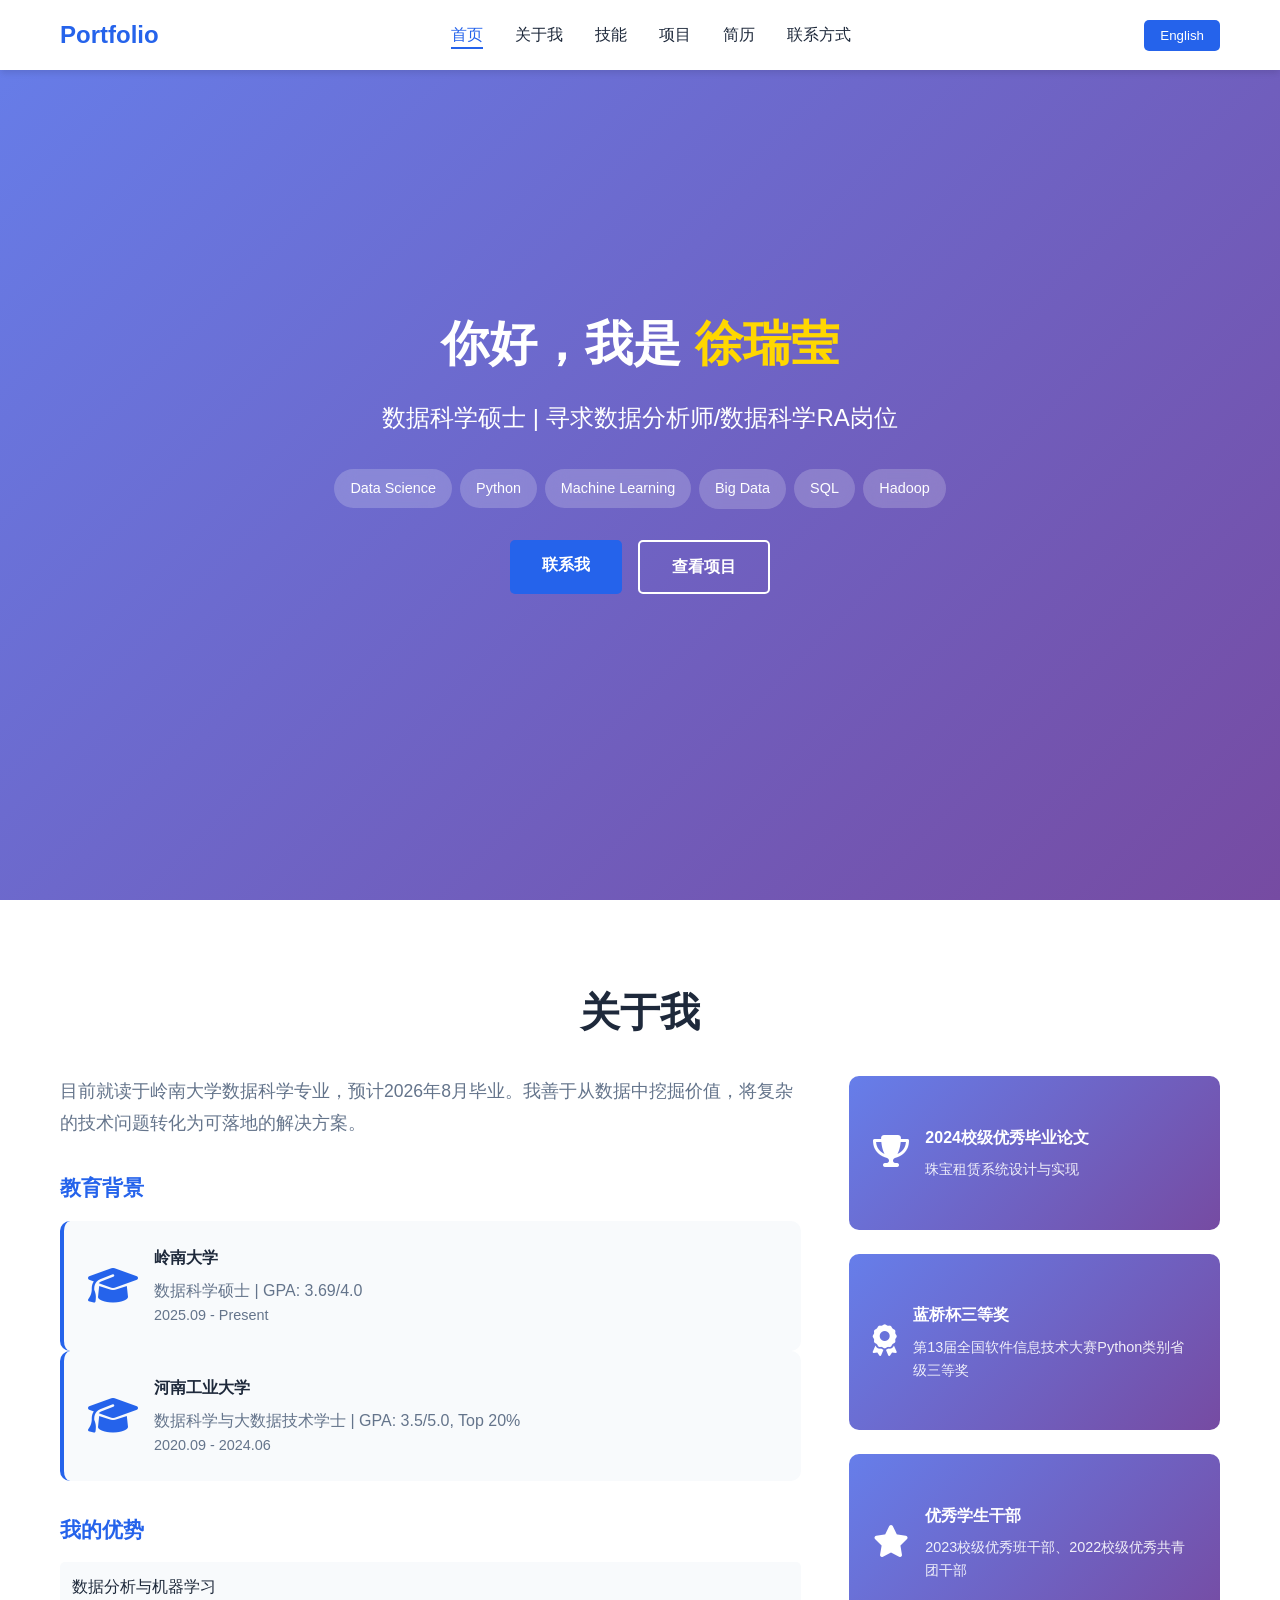
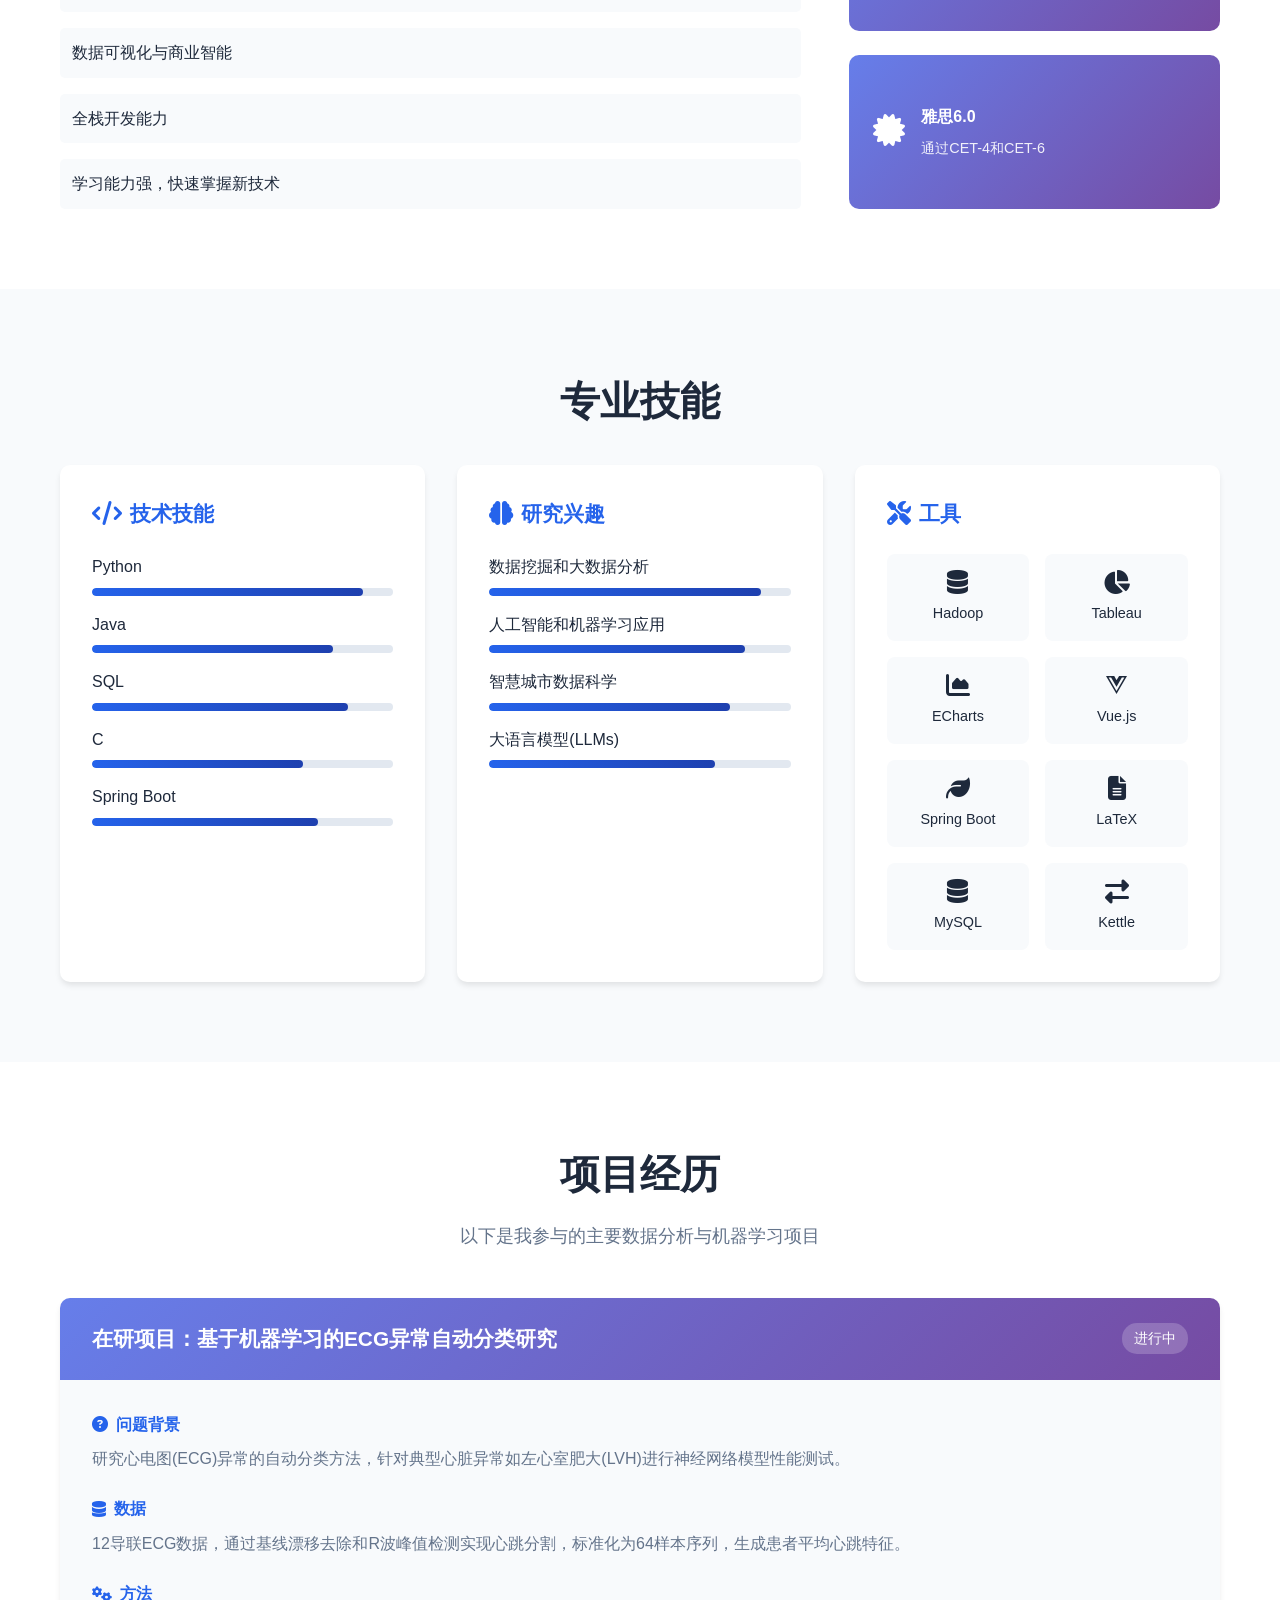
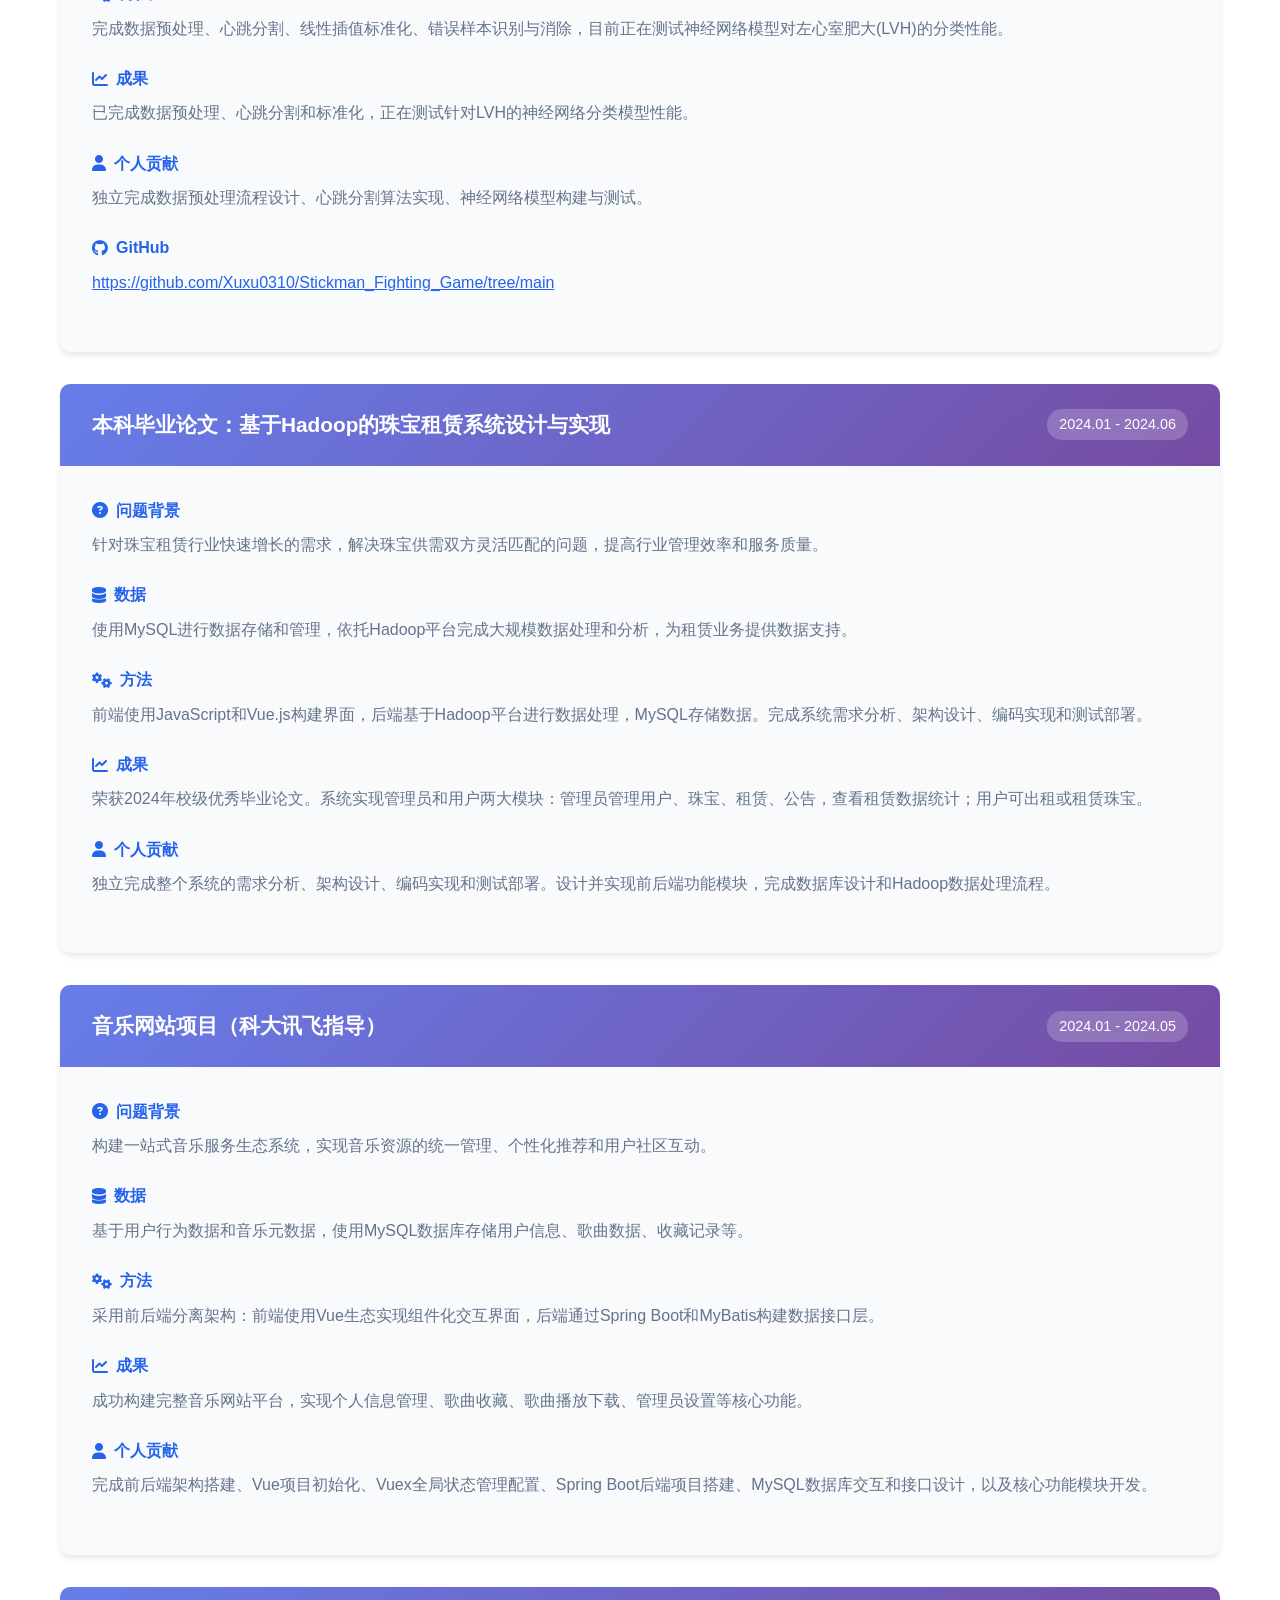
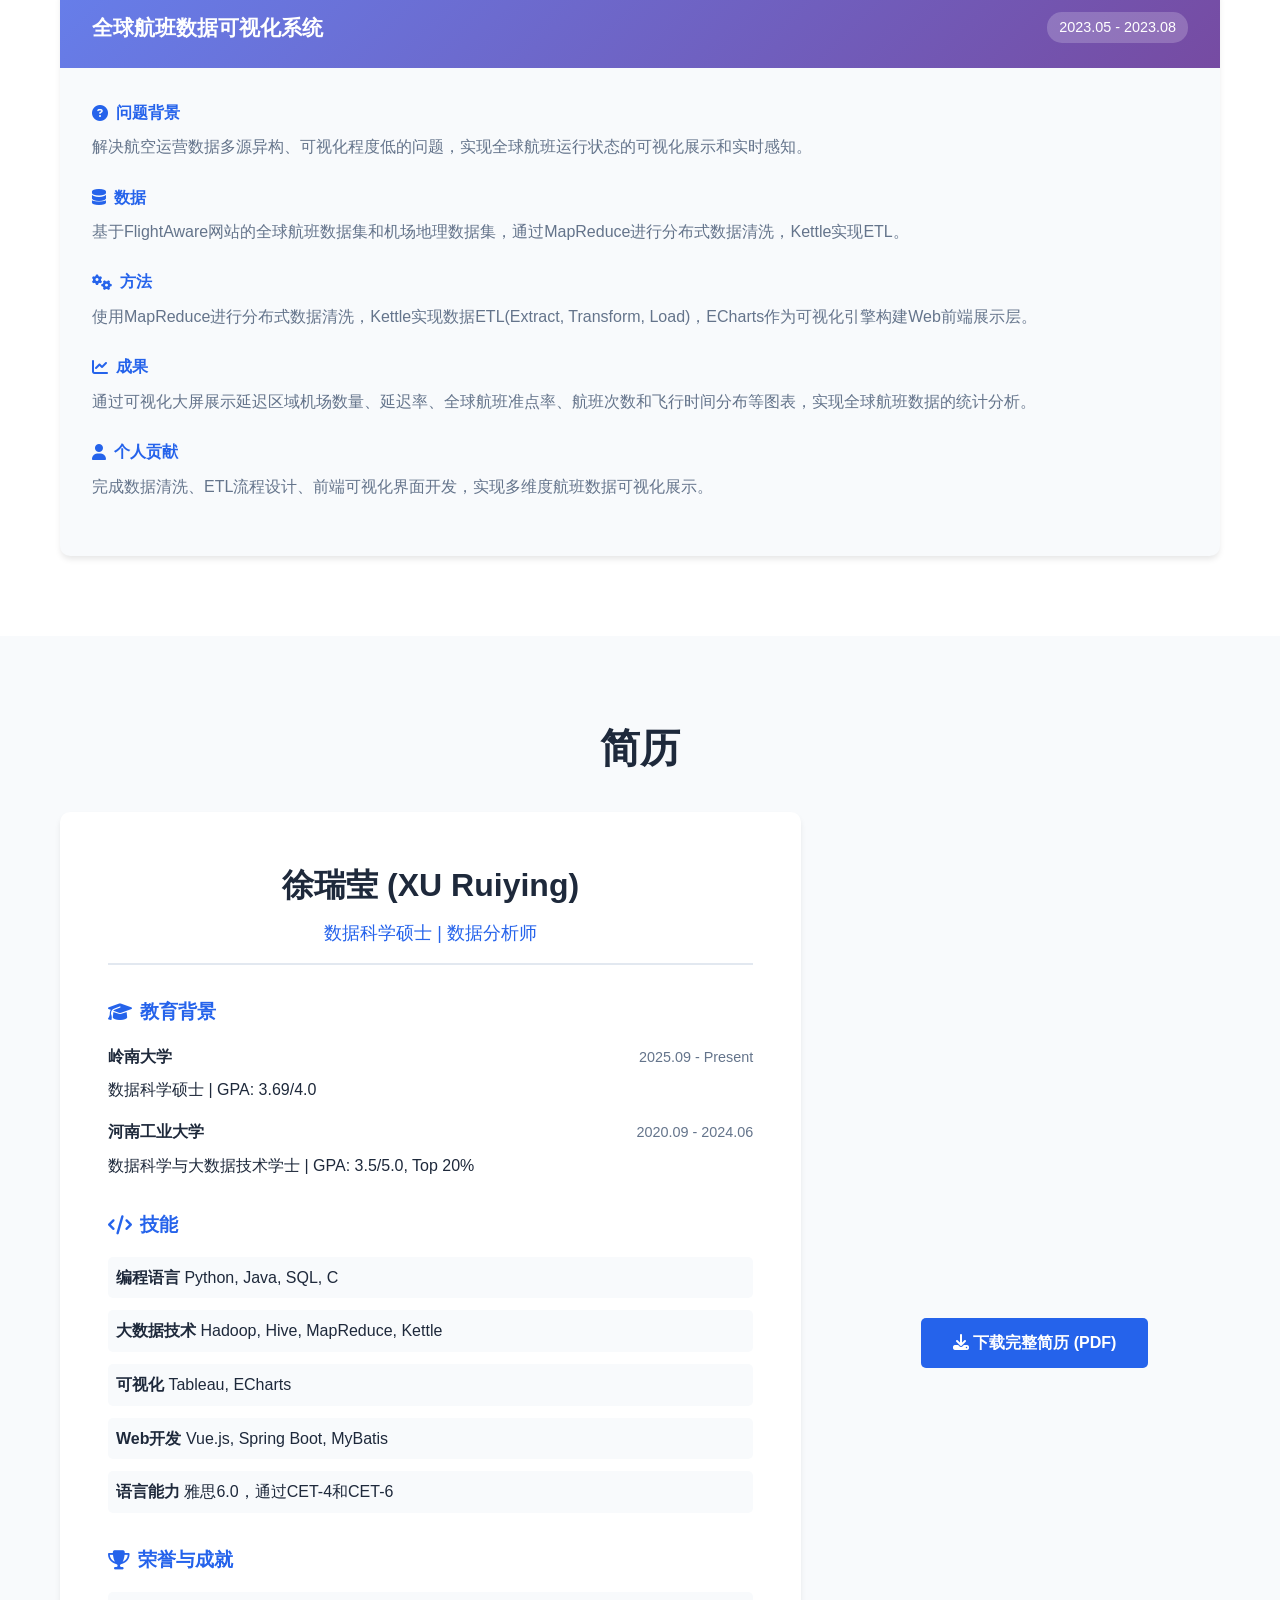
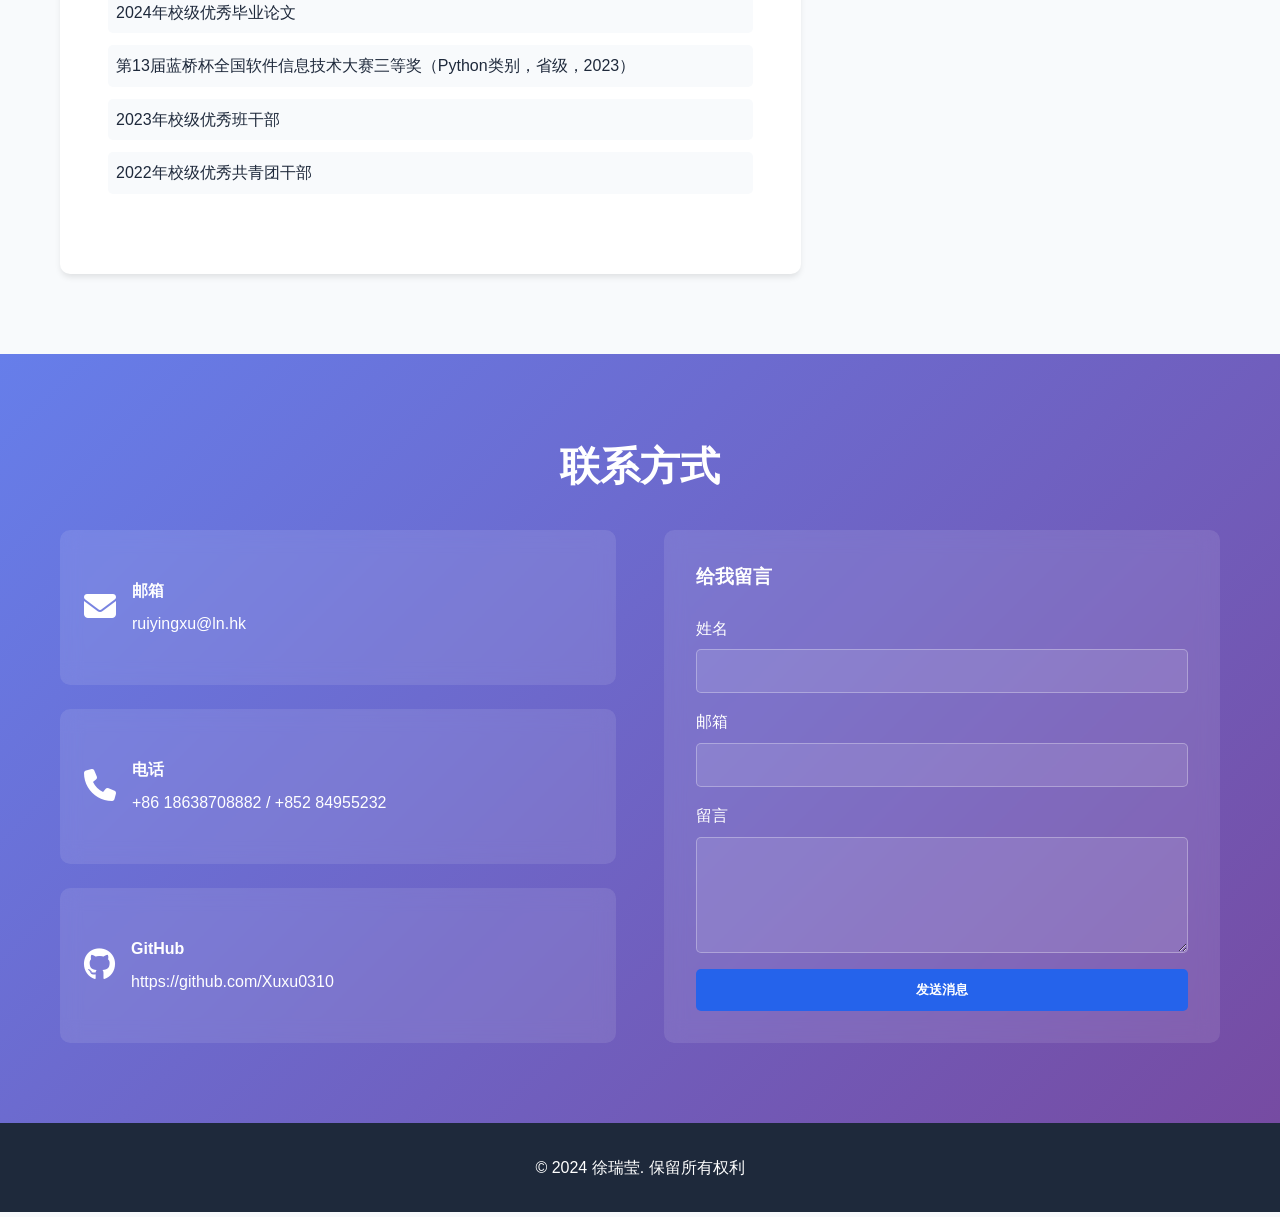
<file: index.html>
<!DOCTYPE html>
<html lang="zh-CN">
<head>
    <meta charset="UTF-8">
    <meta name="viewport" content="width=device-width, initial-scale=1.0">
    <title data-i18n="title.zh">个人求职网站 | Data Scientist Portfolio</title>
    <link rel="stylesheet" href="css/style.css">
    <link rel="stylesheet" href="https://cdnjs.cloudflare.com/ajax/libs/font-awesome/6.4.0/css/all.min.css">
</head>
<body>
    <!-- 导航栏 -->
    <nav class="navbar">
        <div class="nav-container">
            <div class="nav-logo">
                <a href="#home">Portfolio</a>
            </div>
            <ul class="nav-menu">
                <li><a href="#home" data-i18n="nav.home">首页</a></li>
                <li><a href="#about" data-i18n="nav.about">关于我</a></li>
                <li><a href="#skills" data-i18n="nav.skills">技能</a></li>
                <li><a href="#projects" data-i18n="nav.projects">项目</a></li>
                <li><a href="#resume" data-i18n="nav.resume">简历</a></li>
                <li><a href="#contact" data-i18n="nav.contact">联系方式</a></li>
            </ul>
            <div class="nav-actions">
                <button class="lang-switch" id="langSwitch">English</button>
                <div class="hamburger">
                    <span></span>
                    <span></span>
                    <span></span>
                </div>
            </div>
        </div>
    </nav>

    <!-- 第一部分：Home/Headline -->
    <section id="home" class="hero-section">
        <div class="container">
            <div class="hero-content">
                <h1 class="hero-title">
                    <span data-i18n="hero.greeting">你好，我是</span>
                    <span class="highlight" id="userName">徐瑞莹</span>
                </h1>
                <p class="hero-headline" data-i18n="hero.headline">
                    数据科学硕士 | 寻求数据分析师/数据科学RA岗位
                </p>
                <div class="hero-tags">
                    <span class="tag">Data Science</span>
                    <span class="tag">Python</span>
                    <span class="tag">Machine Learning</span>
                    <span class="tag">Big Data</span>
                    <span class="tag">SQL</span>
                    <span class="tag">Hadoop</span>
                </div>
                <div class="hero-cta">
                    <a href="#contact" class="btn btn-primary" data-i18n="hero.cta">联系我</a>
                    <a href="#projects" class="btn btn-secondary" data-i18n="hero.viewProjects">查看项目</a>
                </div>
            </div>
        </div>
    </section>

    <!-- 第二部分：About Me -->
    <section id="about" class="about-section">
        <div class="container">
            <h2 class="section-title" data-i18n="about.title">关于我</h2>
            <div class="about-content">
                <div class="about-text">
                    <p class="about-intro" data-i18n="about.intro">
                        目前就读于岭南大学数据科学专业，预计2026年8月毕业。我善于从数据中挖掘价值，将复杂的技术问题转化为可落地的解决方案。
                    </p>
                    <div class="about-details">
                        <div class="about-item">
                            <h3 data-i18n="about.education">教育背景</h3>
                            <div class="education-card">
                                <div class="edu-icon">
                                    <i class="fas fa-graduation-cap"></i>
                                </div>
                                <div class="edu-info">
                                    <h4 data-i18n="about.uniMaster">岭南大学</h4>
                                    <p data-i18n="about.master">数据科学硕士 | GPA: 3.69/4.0</p>
                                    <p class="edu-time">2025.09 - Present</p>
                                </div>
                            </div>
                            <div class="education-card">
                                <div class="edu-icon">
                                    <i class="fas fa-graduation-cap"></i>
                                </div>
                                <div class="edu-info">
                                    <h4 data-i18n="about.uniBachelor">河南工业大学</h4>
                                    <p data-i18n="about.bachelor">数据科学与大数据技术学士 | GPA: 3.5/5.0, Top 20%</p>
                                    <p class="edu-time">2020.09 - 2024.06</p>
                                </div>
                            </div>
                        </div>
                        <div class="about-item">
                            <h3 data-i18n="about.strengths">我的优势</h3>
                            <ul class="strengths-list">
                                <li data-i18n="about.strength1">
                                    <i class="fas fa-chart-line"></i>
                                    数据分析与机器学习
                                </li>
                                <li data-i18n="about.strength2">
                                    <i class="fas fa-chart-bar"></i>
                                    数据可视化与商业智能
                                </li>
                                <li data-i18n="about.strength3">
                                    <i class="fas fa-code"></i>
                                    全栈开发能力
                                </li>
                                <li data-i18n="about.strength4">
                                    <i class="fas fa-rocket"></i>
                                    学习能力强，快速掌握新技术
                                </li>
                            </ul>
                        </div>
                    </div>
                </div>
                <div class="about-achievements">
                    <div class="achievement-card">
                        <div class="achievement-icon">
                            <i class="fas fa-trophy"></i>
                        </div>
                        <div class="achievement-content">
                            <h4 data-i18n="about.achievement1">2024校级优秀毕业论文</h4>
                            <p data-i18n="about.thesis">珠宝租赁系统设计与实现</p>
                        </div>
                    </div>
                    <div class="achievement-card">
                        <div class="achievement-icon">
                            <i class="fas fa-award"></i>
                        </div>
                        <div class="achievement-content">
                            <h4 data-i18n="about.achievement2">蓝桥杯三等奖</h4>
                            <p data-i18n="about.achievement2Desc">第13届全国软件信息技术大赛Python类别省级三等奖</p>
                        </div>
                    </div>
                    <div class="achievement-card">
                        <div class="achievement-icon">
                            <i class="fas fa-star"></i>
                        </div>
                        <div class="achievement-content">
                            <h4 data-i18n="about.achievement3">优秀学生干部</h4>
                            <p data-i18n="about.achievement3Desc">2023校级优秀班干部、2022校级优秀共青团干部</p>
                        </div>
                    </div>
                    <div class="achievement-card">
                        <div class="achievement-icon">
                            <i class="fas fa-certificate"></i>
                        </div>
                        <div class="achievement-content">
                            <h4 data-i18n="about.ielts">雅思6.0</h4>
                            <p data-i18n="about.cet">通过CET-4和CET-6</p>
                        </div>
                    </div>
                </div>
            </div>
        </div>
    </section>

    <!-- 第三部分：Skills -->
    <section id="skills" class="skills-section">
        <div class="container">
            <h2 class="section-title" data-i18n="skills.title">专业技能</h2>
            <div class="skills-grid">
                <div class="skill-category">
                    <h3 class="skill-category-title">
                        <i class="fas fa-code"></i>
                        <span data-i18n="skills.technical">技术技能</span>
                    </h3>
                    <div class="skills-list">
                        <div class="skill-item">
                            <span class="skill-name" data-i18n="skills.python">Python</span>
                            <div class="skill-bar">
                                <div class="skill-progress" style="width: 90%"></div>
                            </div>
                        </div>
                        <div class="skill-item">
                            <span class="skill-name" data-i18n="skills.java">Java</span>
                            <div class="skill-bar">
                                <div class="skill-progress" style="width: 80%"></div>
                            </div>
                        </div>
                        <div class="skill-item">
                            <span class="skill-name" data-i18n="skills.sql">SQL</span>
                            <div class="skill-bar">
                                <div class="skill-progress" style="width: 85%"></div>
                            </div>
                        </div>
                        <div class="skill-item">
                            <span class="skill-name" data-i18n="skills.c">C</span>
                            <div class="skill-bar">
                                <div class="skill-progress" style="width: 70%"></div>
                            </div>
                        </div>
                        <div class="skill-item">
                            <span class="skill-name" data-i18n="skills.springBoot">Spring Boot</span>
                            <div class="skill-bar">
                                <div class="skill-progress" style="width: 75%"></div>
                            </div>
                        </div>
                    </div>
                </div>

                <div class="skill-category">
                    <h3 class="skill-category-title">
                        <i class="fas fa-brain"></i>
                        <span data-i18n="skills.research">研究兴趣</span>
                    </h3>
                    <div class="skills-list">
                        <div class="skill-item">
                            <span class="skill-name" data-i18n="skills.research1">数据挖掘和大数据分析</span>
                            <div class="skill-bar">
                                <div class="skill-progress" style="width: 90%"></div>
                            </div>
                        </div>
                        <div class="skill-item">
                            <span class="skill-name" data-i18n="skills.research2">人工智能和机器学习应用</span>
                            <div class="skill-bar">
                                <div class="skill-progress" style="width: 85%"></div>
                            </div>
                        </div>
                        <div class="skill-item">
                            <span class="skill-name" data-i18n="skills.research3">智慧城市数据科学</span>
                            <div class="skill-bar">
                                <div class="skill-progress" style="width: 80%"></div>
                            </div>
                        </div>
                        <div class="skill-item">
                            <span class="skill-name" data-i18n="skills.research4">大语言模型(LLMs)</span>
                            <div class="skill-bar">
                                <div class="skill-progress" style="width: 75%"></div>
                            </div>
                        </div>
                    </div>
                </div>

                <div class="skill-category">
                    <h3 class="skill-category-title">
                        <i class="fas fa-tools"></i>
                        <span data-i18n="skills.tools">工具</span>
                    </h3>
                    <div class="tools-grid">
                        <div class="tool-tag">
                            <i class="fas fa-database"></i>
                            <span data-i18n="tools.hadoop">Hadoop</span>
                        </div>
                        <div class="tool-tag">
                            <i class="fas fa-chart-pie"></i>
                            <span data-i18n="tools.tableau">Tableau</span>
                        </div>
                        <div class="tool-tag">
                            <i class="fas fa-chart-area"></i>
                            <span data-i18n="tools.echarts">ECharts</span>
                        </div>
                        <div class="tool-tag">
                            <i class="fab fa-vuejs"></i>
                            <span data-i18n="tools.vue">Vue.js</span>
                        </div>
                        <div class="tool-tag">
                            <i class="fas fa-leaf"></i>
                            <span data-i18n="tools.springBoot">Spring Boot</span>
                        </div>
                        <div class="tool-tag">
                            <i class="fas fa-file-alt"></i>
                            <span data-i18n="tools.latex">LaTeX</span>
                        </div>
                        <div class="tool-tag">
                            <i class="fas fa-database"></i>
                            <span data-i18n="tools.mysql">MySQL</span>
                        </div>
                        <div class="tool-tag">
                            <i class="fas fa-exchange-alt"></i>
                            <span data-i18n="tools.kettle">Kettle</span>
                        </div>
                    </div>
                </div>
            </div>
        </div>
    </section>

    <!-- 第四部分：Projects -->
    <section id="projects" class="projects-section">
        <div class="container">
            <h2 class="section-title" data-i18n="projects.title">项目经历</h2>
            <p class="section-subtitle" data-i18n="projects.subtitle">以下是我参与的主要数据分析与机器学习项目</p>

            <div class="projects-grid">

                <!-- 项目1：进行中研究项目 -->
                <div class="project-card">
                    <div class="project-header">
                        <h3 class="project-title" data-i18n="projects.proj4">在研项目：基于机器学习的ECG异常自动分类研究</h3>
                        <span class="project-time" data-i18n="projects.ongoing">进行中</span>
                    </div>
                    <div class="project-body">
                        <div class="project-item">
                            <h4><i class="fas fa-question-circle"></i> <span data-i18n="projects.problem">问题背景</span></h4>
                            <p data-i18n="projects.proj4Desc1">研究心电图(ECG)异常的自动分类方法，针对典型心脏异常如左心室肥大(LVH)进行神经网络模型性能测试。</p>
                        </div>
                        <div class="project-item">
                            <h4><i class="fas fa-database"></i> <span data-i18n="projects.data">数据</span></h4>
                            <p data-i18n="projects.proj4Desc2">12导联ECG数据，通过基线漂移去除和R波峰值检测实现心跳分割，标准化为64样本序列，生成患者平均心跳特征。</p>
                        </div>
                        <div class="project-item">
                            <h4><i class="fas fa-cogs"></i> <span data-i18n="projects.approach">方法</span></h4>
                            <p data-i18n="projects.proj4Desc3">完成数据预处理、心跳分割、线性插值标准化、错误样本识别与消除，目前正在测试神经网络模型对左心室肥大(LVH)的分类性能。</p>
                        </div>
                        <div class="project-item">
                            <h4><i class="fas fa-chart-line"></i> <span data-i18n="projects.outcome">当前进展</span></h4>
                            <p data-i18n="projects.proj4Desc4">已完成数据预处理、心跳分割和标准化，正在测试针对LVH的神经网络分类模型性能。</p>
                        </div>
                        <div class="project-item">
                            <h4><i class="fas fa-user"></i> <span data-i18n="projects.contribution">个人贡献</span></h4>
                            <p data-i18n="projects.proj4Desc5">独立完成数据预处理流程设计、心跳分割算法实现、神经网络模型构建与测试。</p>
                        </div>
                        <div class="project-item">
                            <h4><i class="fab fa-github"></i> GitHub</h4>
                            <p><a href="https://github.com/Xuxu0310/Stickman_Fighting_Game/tree/main" target="_blank" style="color:#2563eb; font-weight:500;">https://github.com/Xuxu0310/Stickman_Fighting_Game/tree/main</a></p>
                        </div>
                    </div>
                </div>

                <!-- 项目1：毕业论文 -->
                <div class="project-card">
                    <div class="project-header">
                        <h3 class="project-title" data-i18n="projects.proj1">本科毕业论文：基于Hadoop的珠宝租赁系统设计与实现</h3>
                        <span class="project-time">2024.01 - 2024.06</span>
                    </div>
                    <div class="project-body">
                        <div class="project-item">
                            <h4><i class="fas fa-question-circle"></i> <span data-i18n="projects.problem">问题背景</span></h4>
                            <p data-i18n="projects.proj1Desc1">针对珠宝租赁行业快速增长的需求，解决珠宝供需双方灵活匹配的问题，提高行业管理效率和服务质量。</p>
                        </div>
                        <div class="project-item">
                            <h4><i class="fas fa-database"></i> <span data-i18n="projects.data">数据</span></h4>
                            <p data-i18n="projects.proj1Desc2">使用MySQL进行数据存储和管理，依托Hadoop平台完成大规模数据处理和分析，为租赁业务提供数据支持。</p>
                        </div>
                        <div class="project-item">
                            <h4><i class="fas fa-cogs"></i> <span data-i18n="projects.approach">方法</span></h4>
                            <p data-i18n="projects.proj1Desc3">前端使用JavaScript和Vue.js构建界面，后端基于Hadoop平台进行数据处理，MySQL存储数据。完成系统需求分析、架构设计、编码实现和测试部署。</p>
                        </div>
                        <div class="project-item">
                            <h4><i class="fas fa-chart-line"></i> <span data-i18n="projects.outcome">成果</span></h4>
                            <p data-i18n="projects.proj1Desc4">荣获2024年校级优秀毕业论文。系统实现管理员和用户两大模块：管理员管理用户、珠宝、租赁、公告，查看租赁数据统计；用户可出租或租赁珠宝。</p>
                        </div>
                        <div class="project-item">
                            <h4><i class="fas fa-user"></i> <span data-i18n="projects.contribution">个人贡献</span></h4>
                            <p data-i18n="projects.proj1Desc5">独立完成整个系统的需求分析、架构设计、编码实现和测试部署。设计并实现前后端功能模块，完成数据库设计和Hadoop数据处理流程。</p>
                        </div>

                    </div>
                </div>

                <!-- 项目2：音乐网站 -->
                <div class="project-card">
                    <div class="project-header">
                        <h3 class="project-title" data-i18n="projects.proj2">音乐网站项目（科大讯飞指导）</h3>
                        <span class="project-time">2024.01 - 2024.05</span>
                    </div>
                    <div class="project-body">
                        <div class="project-item">
                            <h4><i class="fas fa-question-circle"></i> <span data-i18n="projects.problem">问题背景</span></h4>
                            <p data-i18n="projects.proj2Desc1">构建一站式音乐服务生态系统，实现音乐资源的统一管理、个性化推荐和用户社区互动。</p>
                        </div>
                        <div class="project-item">
                            <h4><i class="fas fa-database"></i> <span data-i18n="projects.data">数据</span></h4>
                            <p data-i18n="projects.proj2Desc2">基于用户行为数据和音乐元数据，使用MySQL数据库存储用户信息、歌曲数据、收藏记录等。</p>
                        </div>
                        <div class="project-item">
                            <h4><i class="fas fa-cogs"></i> <span data-i18n="projects.approach">方法</span></h4>
                            <p data-i18n="projects.proj2Desc3">采用前后端分离架构：前端使用Vue生态实现组件化交互界面，后端通过Spring Boot和MyBatis构建数据接口层。</p>
                        </div>
                        <div class="project-item">
                            <h4><i class="fas fa-chart-line"></i> <span data-i18n="projects.outcome">成果</span></h4>
                            <p data-i18n="projects.proj2Desc4">成功构建完整音乐网站平台，实现个人信息管理、歌曲收藏、歌曲播放下载、管理员设置等核心功能。</p>
                        </div>
                        <div class="project-item">
                            <h4><i class="fas fa-user"></i> <span data-i18n="projects.contribution">个人贡献</span></h4>
                            <p data-i18n="projects.proj2Desc5">完成前后端架构搭建、Vue项目初始化、Vuex全局状态管理配置、Spring Boot后端项目搭建、MySQL数据库交互和接口设计，以及核心功能模块开发。</p>
                        </div>
                    </div>
                </div>

                <!-- 项目3：全球航班数据可视化 -->
                <div class="project-card">
                    <div class="project-header">
                        <h3 class="project-title" data-i18n="projects.proj3">全球航班数据可视化系统</h3>
                        <span class="project-time">2023.05 - 2023.08</span>
                    </div>
                    <div class="project-body">
                        <div class="project-item">
                            <h4><i class="fas fa-question-circle"></i> <span data-i18n="projects.problem">问题背景</span></h4>
                            <p data-i18n="projects.proj3Desc1">解决航空运营数据多源异构、可视化程度低的问题，实现全球航班运行状态的可视化展示和实时感知。</p>
                        </div>
                        <div class="project-item">
                            <h4><i class="fas fa-database"></i> <span data-i18n="projects.data">数据</span></h4>
                            <p data-i18n="projects.proj3Desc2">基于FlightAware网站的全球航班数据集和机场地理数据集，通过MapReduce进行分布式数据清洗，Kettle实现ETL。</p>
                        </div>
                        <div class="project-item">
                            <h4><i class="fas fa-cogs"></i> <span data-i18n="projects.approach">方法</span></h4>
                            <p data-i18n="projects.proj3Desc3">使用MapReduce进行分布式数据清洗，Kettle实现数据ETL(Extract, Transform, Load)，ECharts作为可视化引擎构建Web前端展示层。</p>
                        </div>
                        <div class="project-item">
                            <h4><i class="fas fa-chart-line"></i> <span data-i18n="projects.outcome">成果</span></h4>
                            <p data-i18n="projects.proj3Desc4">通过可视化大屏展示延迟区域机场数量、延迟率、全球航班准点率、航班次数和飞行时间分布等图表，实现全球航班数据的统计分析。</p>
                        </div>
                        <div class="project-item">
                            <h4><i class="fas fa-user"></i> <span data-i18n="projects.contribution">个人贡献</span></h4>
                            <p data-i18n="projects.proj3Desc5">完成数据清洗、ETL流程设计、前端可视化界面开发，实现多维度航班数据可视化展示。</p>
                        </div>
                    </div>
                </div>

                
            </div>
        </div>
    </section>

    <!-- 第五部分：Resume -->
    <section id="resume" class="resume-section">
        <div class="container">
            <h2 class="section-title" data-i18n="resume.title">简历</h2>
            <div class="resume-content">
                <div class="resume-preview">
                    <div class="resume-header">
                        <h3 id="resumeName">徐瑞莹 (XU Ruiying)</h3>
                        <p class="resume-title" data-i18n="resume.titleText">数据科学硕士 | 数据分析师</p>
                    </div>

                    <div class="resume-section-item">
                        <h4><i class="fas fa-graduation-cap"></i> <span data-i18n="resume.education">教育背景</span></h4>
                        <div class="resume-item">
                            <div class="resume-item-header">
                                <strong data-i18n="about.uniMaster">岭南大学</strong>
                                <span>2025.09 - Present</span>
                            </div>
                            <p data-i18n="about.master">数据科学硕士 | GPA: 3.69/4.0</p>
                        </div>
                        <div class="resume-item">
                            <div class="resume-item-header">
                                <strong data-i18n="about.uniBachelor">河南工业大学</strong>
                                <span>2020.09 - 2024.06</span>
                            </div>
                            <p data-i18n="about.bachelor">数据科学与大数据技术学士 | GPA: 3.5/5.0, Top 20%</p>
                        </div>
                    </div>

                    <div class="resume-section-item">
                        <h4><i class="fas fa-code"></i> <span data-i18n="resume.skills">技能</span></h4>
                        <ul class="resume-skills-list">
                            <li><strong data-i18n="resume.programming">编程语言:</strong> Python, Java, SQL, C</li>
                            <li><strong data-i18n="resume.bigData">大数据技术:</strong> Hadoop, Hive, MapReduce, Kettle</li>
                            <li><strong data-i18n="resume.visualization">可视化:</strong> Tableau, ECharts</li>
                            <li><strong data-i18n="resume.webDev">Web开发:</strong> Vue.js, Spring Boot, MyBatis</li>
                            <li><strong data-i18n="resume.languages">语言能力:</strong> <span data-i18n="resume.ielts">雅思6.0</span>，<span data-i18n="resume.cetPass">通过CET-4和CET-6</span></li>
                        </ul>
                    </div>

                    <div class="resume-section-item">
                        <h4><i class="fas fa-trophy"></i> <span data-i18n="resume.achievements">荣誉与成就</span></h4>
                        <ul class="resume-achievements-list">
                            <li data-i18n="resume.award1">2024年校级优秀毕业论文</li>
                            <li data-i18n="resume.award2">第13届蓝桥杯全国软件信息技术大赛三等奖（Python类别，省级，2023）</li>
                            <li data-i18n="resume.award3">2023年校级优秀班干部</li>
                            <li data-i18n="resume.award4">2022年校级优秀共青团干部</li>
                        </ul>
                    </div>
                </div>

                <div class="resume-download">
                    <a href="files/resume.pdf" class="btn btn-primary" download="简历_徐瑞莹.pdf">
                        <i class="fas fa-download"></i>
                        <span data-i18n="resume.download">下载完整简历 (PDF)</span>
                    </a>
                </div>
            </div>
        </div>
    </section>

    <!-- 第六部分：Contact -->
    <section id="contact" class="contact-section">
        <div class="container">
            <h2 class="section-title" data-i18n="contact.title">联系方式</h2>
            <div class="contact-content">
                <div class="contact-info">
                    <div class="contact-item">
                        <div class="contact-icon">
                            <i class="fas fa-envelope"></i>
                        </div>
                        <div class="contact-details">
                            <h4 data-i18n="contact.email">邮箱</h4>
                            <p><a href="mailto:ruiyingxu@ln.hk">ruiyingxu@ln.hk</a></p>
                        </div>
                    </div>
                    <div class="contact-item">
                        <div class="contact-icon">
                            <i class="fas fa-phone"></i>
                        </div>
                        <div class="contact-details">
                            <h4 data-i18n="contact.phone">电话</h4>
                            <p>+86 18638708882 / +852 84955232</p>
                        </div>
                    </div>
                    <div class="contact-item">
                        <div class="contact-icon">
                            <i class="fab fa-github"></i>
                        </div>
                        <div class="contact-details">
                            <h4 data-i18n="contact.github">GitHub</h4>
                            <p><a href="https://github.com/Xuxu0310" target="_blank">https://github.com/Xuxu0310</a></p>
                        </div>
                    </div>
                </div>

                <div class="contact-message">
                    <h3 data-i18n="contact.message">给我留言</h3>
                    <form id="contactForm" class="contact-form">
                        <div class="form-group">
                            <label for="name" data-i18n="contact.form.name">姓名</label>
                            <input type="text" id="name" name="name" required>
                        </div>
                        <div class="form-group">
                            <label for="email" data-i18n="contact.form.email">邮箱</label>
                            <input type="email" id="email" name="email" required>
                        </div>
                        <div class="form-group">
                            <label for="message" data-i18n="contact.form.message">留言</label>
                            <textarea id="message" name="message" rows="5" required></textarea>
                        </div>
                        <button type="submit" class="btn btn-primary" data-i18n="contact.form.submit">发送消息</button>
                    </form>
                </div>
            </div>
        </div>
    </section>

    <!-- 页脚 -->
    <footer class="footer">
        <div class="container">
            <p>&copy; 2024 <span data-i18n="footer.name">徐瑞莹</span>. <span data-i18n="footer.rights">保留所有权利</span></p>
        </div>
    </footer>

    <!-- 错误处理脚本 -->
    <script>
        // 确保JavaScript错误能显示
        window.onerror = function(msg, url, lineNo, columnNo, error) {
            console.error('Error: ', msg, '\nURL: ', url, '\nLine: ', lineNo, '\nColumn: ', columnNo, '\nError object: ', error);
            alert('JavaScript错误: ' + msg);
            return false;
        };
    </script>

    <script src="js/i18n.js"></script>
    <script src="js/main.js"></script>
</body>
</html>
</file>
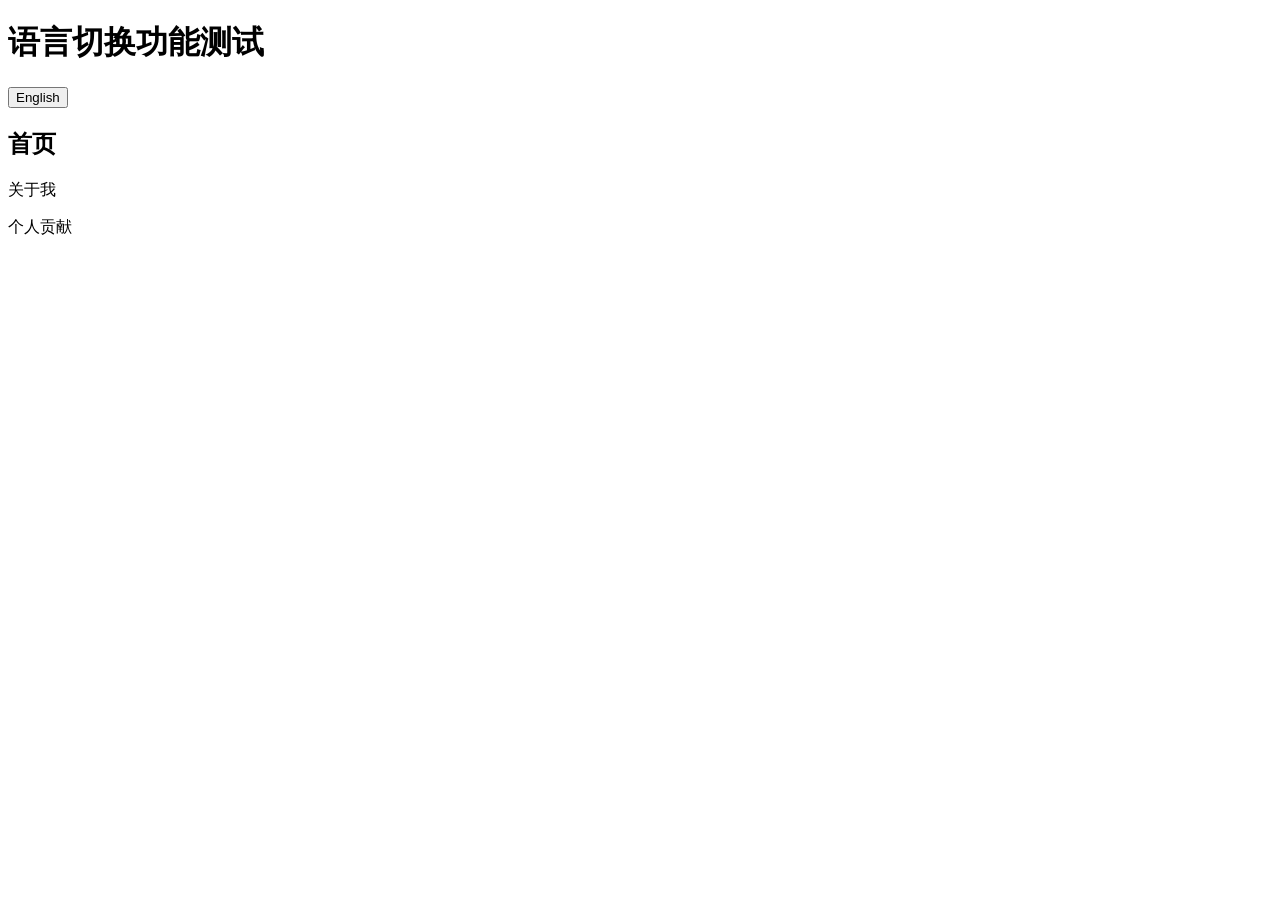
<file: test.html>
<!DOCTYPE html>
<html lang="zh-CN">
<head>
    <meta charset="UTF-8">
    <meta name="viewport" content="width=device-width, initial-scale=1.0">
    <title>语言切换测试</title>
</head>
<body>
    <h1>语言切换功能测试</h1>

    <button id="langSwitch">English</button>

    <h2 data-i18n="nav.home">首页</h2>
    <p data-i18n="about.title">关于我</p>
    <p data-i18n="projects.contribution">个人贡献</p>

    <script>
        // 简化的国际化类
        class SimpleI18n {
            constructor() {
                this.currentLang = 'zh';
                this.translations = {
                    zh: {
                        'nav.home': '首页',
                        'about.title': '关于我',
                        'projects.contribution': '个人贡献'
                    },
                    en: {
                        'nav.home': 'Home',
                        'about.title': 'About Me',
                        'projects.contribution': 'My Contribution'
                    }
                };
            }

            updateUI() {
                document.querySelectorAll('[data-i18n]').forEach(el => {
                    const key = el.getAttribute('data-i18n');
                    const text = this.translations[this.currentLang][key];
                    if (text) {
                        el.textContent = text;
                    }
                });

                const button = document.getElementById('langSwitch');
                button.textContent = this.currentLang === 'zh' ? 'English' : '中文';
            }

            toggleLanguage() {
                this.currentLang = this.currentLang === 'zh' ? 'en' : 'zh';
                this.updateUI();
                console.log('切换到:', this.currentLang);
            }
        }

        const i18n = new SimpleI18n();

        document.getElementById('langSwitch').addEventListener('click', () => {
            i18n.toggleLanguage();
        });

        console.log('页面加载完成');
    </script>
</body>
</html>
</file>
<file: css/style.css>
/* 全局样式 */
* {
    margin: 0;
    padding: 0;
    box-sizing: border-box;
}

:root {
    --primary-color: #2563eb;
    --primary-dark: #1e40af;
    --secondary-color: #64748b;
    --background-color: #f8fafc;
    --white: #ffffff;
    --text-primary: #1e293b;
    --text-secondary: #64748b;
    --border-color: #e2e8f0;
    --shadow: 0 4px 6px -1px rgba(0, 0, 0, 0.1);
    --shadow-lg: 0 10px 15px -3px rgba(0, 0, 0, 0.1);
}

html {
    scroll-behavior: smooth;
}

body {
    font-family: 'Microsoft YaHei', 'Segoe UI', Tahoma, Geneva, Verdana, sans-serif;
    line-height: 1.6;
    color: var(--text-primary);
    background-color: var(--background-color);
}

.container {
    max-width: 1200px;
    margin: 0 auto;
    padding: 0 20px;
}

/* 导航栏 */
.navbar {
    position: fixed;
    top: 0;
    left: 0;
    right: 0;
    background: var(--white);
    box-shadow: var(--shadow);
    z-index: 1000;
    padding: 1rem 0;
}

.nav-container {
    max-width: 1200px;
    margin: 0 auto;
    padding: 0 20px;
    display: flex;
    justify-content: space-between;
    align-items: center;
}

.nav-logo a {
    font-size: 1.5rem;
    font-weight: 700;
    color: var(--primary-color);
    text-decoration: none;
}

.nav-menu {
    display: flex;
    list-style: none;
    gap: 2rem;
}

.nav-menu a {
    text-decoration: none;
    color: var(--text-primary);
    font-weight: 500;
    transition: color 0.3s;
}

.nav-menu a:hover {
    color: var(--primary-color);
}

.nav-actions {
    display: flex;
    align-items: center;
    gap: 1rem;
}

.lang-switch {
    background: var(--primary-color);
    color: var(--white);
    border: none;
    padding: 0.5rem 1rem;
    border-radius: 5px;
    cursor: pointer;
    font-weight: 500;
    transition: background 0.3s;
}

.lang-switch:hover {
    background: var(--primary-dark);
}

.hamburger {
    display: none;
    flex-direction: column;
    gap: 4px;
    cursor: pointer;
}

.hamburger span {
    width: 25px;
    height: 3px;
    background: var(--text-primary);
    transition: all 0.3s;
}

/* Hero Section */
.hero-section {
    min-height: 100vh;
    display: flex;
    align-items: center;
    justify-content: center;
    background: linear-gradient(135deg, #667eea 0%, #764ba2 100%);
    color: var(--white);
    padding-top: 80px;
}

.hero-content {
    text-align: center;
}

.hero-title {
    font-size: 3rem;
    margin-bottom: 1rem;
    animation: fadeInUp 1s;
}

.hero-title .highlight {
    color: #ffd700;
}

.hero-headline {
    font-size: 1.5rem;
    margin-bottom: 2rem;
    animation: fadeInUp 1s 0.2s backwards;
}

.hero-tags {
    display: flex;
    flex-wrap: wrap;
    justify-content: center;
    gap: 0.5rem;
    margin-bottom: 2rem;
    animation: fadeInUp 1s 0.4s backwards;
}

.tag {
    background: rgba(255, 255, 255, 0.2);
    padding: 0.5rem 1rem;
    border-radius: 20px;
    font-size: 0.9rem;
    backdrop-filter: blur(10px);
}

.hero-cta {
    display: flex;
    gap: 1rem;
    justify-content: center;
    animation: fadeInUp 1s 0.6s backwards;
}

.btn {
    padding: 0.75rem 2rem;
    border-radius: 5px;
    text-decoration: none;
    font-weight: 600;
    transition: all 0.3s;
    cursor: pointer;
    border: none;
    display: inline-block;
}

.btn-primary {
    background: var(--primary-color);
    color: var(--white);
}

.btn-primary:hover {
    background: var(--primary-dark);
    transform: translateY(-2px);
    box-shadow: var(--shadow-lg);
}

.btn-secondary {
    background: transparent;
    color: var(--white);
    border: 2px solid var(--white);
}

.btn-secondary:hover {
    background: var(--white);
    color: var(--primary-color);
}

/* Section样式 */
section {
    padding: 5rem 0;
}

.section-title {
    font-size: 2.5rem;
    text-align: center;
    margin-bottom: 1rem;
    color: var(--text-primary);
}

.section-subtitle {
    text-align: center;
    color: var(--text-secondary);
    margin-bottom: 3rem;
    font-size: 1.1rem;
}

/* About Section */
.about-section {
    background: var(--white);
}

.about-content {
    display: grid;
    grid-template-columns: 2fr 1fr;
    gap: 3rem;
    margin-top: 2rem;
}

.about-intro {
    font-size: 1.1rem;
    color: var(--text-secondary);
    margin-bottom: 2rem;
    line-height: 1.8;
}

.about-details {
    display: grid;
    gap: 2rem;
}

.about-item h3 {
    color: var(--primary-color);
    margin-bottom: 1rem;
    font-size: 1.3rem;
}

.education-card {
    display: flex;
    align-items: center;
    gap: 1rem;
    background: var(--background-color);
    padding: 1.5rem;
    border-radius: 10px;
    border-left: 4px solid var(--primary-color);
}

.edu-icon {
    font-size: 2.5rem;
    color: var(--primary-color);
}

.edu-info h4 {
    color: var(--text-primary);
    margin-bottom: 0.5rem;
}

.edu-info p {
    color: var(--text-secondary);
}

.edu-time {
    font-size: 0.9rem;
    color: var(--secondary-color);
}

.strengths-list {
    list-style: none;
    display: grid;
    gap: 1rem;
}

.strengths-list li {
    display: flex;
    align-items: center;
    gap: 0.5rem;
    padding: 0.75rem;
    background: var(--background-color);
    border-radius: 5px;
    transition: transform 0.3s;
}

.strengths-list li:hover {
    transform: translateX(10px);
}

.strengths-list li i {
    color: var(--primary-color);
}

.about-achievements {
    display: grid;
    gap: 1.5rem;
}

.achievement-card {
    background: linear-gradient(135deg, #667eea 0%, #764ba2 100%);
    color: var(--white);
    padding: 1.5rem;
    border-radius: 10px;
    display: flex;
    align-items: center;
    gap: 1rem;
    transition: transform 0.3s;
}

.achievement-card:hover {
    transform: translateY(-5px);
}

.achievement-icon {
    font-size: 2rem;
}

.achievement-content h4 {
    margin-bottom: 0.5rem;
}

.achievement-content p {
    font-size: 0.9rem;
    opacity: 0.9;
}

/* Skills Section */
.skills-section {
    background: var(--background-color);
}

.skills-grid {
    display: grid;
    grid-template-columns: repeat(auto-fit, minmax(300px, 1fr));
    gap: 2rem;
    margin-top: 2rem;
}

.skill-category {
    background: var(--white);
    padding: 2rem;
    border-radius: 10px;
    box-shadow: var(--shadow);
    transition: transform 0.3s;
}

.skill-category:hover {
    transform: translateY(-5px);
}

.skill-category-title {
    display: flex;
    align-items: center;
    gap: 0.5rem;
    color: var(--primary-color);
    margin-bottom: 1.5rem;
    font-size: 1.3rem;
}

.skill-category-title i {
    font-size: 1.5rem;
}

.skills-list {
    display: grid;
    gap: 1rem;
}

.skill-item {
    display: grid;
    gap: 0.5rem;
}

.skill-name {
    font-weight: 500;
    color: var(--text-primary);
}

.skill-bar {
    height: 8px;
    background: var(--border-color);
    border-radius: 10px;
    overflow: hidden;
}

.skill-progress {
    height: 100%;
    background: linear-gradient(90deg, var(--primary-color), var(--primary-dark));
    border-radius: 10px;
    transition: width 1s ease;
}

.tools-grid {
    display: grid;
    grid-template-columns: repeat(auto-fit, minmax(100px, 1fr));
    gap: 1rem;
}

.tool-tag {
    display: flex;
    flex-direction: column;
    align-items: center;
    gap: 0.5rem;
    padding: 1rem;
    background: var(--background-color);
    border-radius: 8px;
    transition: all 0.3s;
}

.tool-tag:hover {
    background: var(--primary-color);
    color: var(--white);
    transform: translateY(-3px);
}

.tool-tag i {
    font-size: 1.5rem;
}

.tool-tag span {
    font-size: 0.9rem;
    font-weight: 500;
}

/* Projects Section */
.projects-section {
    background: var(--white);
}

.projects-grid {
    display: grid;
    gap: 2rem;
    margin-top: 2rem;
}

.project-card {
    background: var(--background-color);
    border-radius: 10px;
    overflow: hidden;
    box-shadow: var(--shadow);
    transition: all 0.3s;
}

.project-card:hover {
    transform: translateY(-5px);
    box-shadow: var(--shadow-lg);
}

.project-header {
    background: linear-gradient(135deg, #667eea 0%, #764ba2 100%);
    color: var(--white);
    padding: 1.5rem 2rem;
    display: flex;
    justify-content: space-between;
    align-items: center;
}

.project-title {
    font-size: 1.3rem;
}

.project-time {
    background: rgba(255, 255, 255, 0.2);
    padding: 0.25rem 0.75rem;
    border-radius: 15px;
    font-size: 0.9rem;
}

.project-body {
    padding: 2rem;
}

.project-item {
    margin-bottom: 1.5rem;
}

.project-item h4 {
    color: var(--primary-color);
    margin-bottom: 0.5rem;
    display: flex;
    align-items: center;
    gap: 0.5rem;
}

.project-item p {
    color: var(--text-secondary);
    line-height: 1.7;
}

.project-links {
    display: flex;
    gap: 1rem;
    margin-top: 1.5rem;
}

.project-link {
    display: inline-flex;
    align-items: center;
    gap: 0.5rem;
    padding: 0.5rem 1rem;
    background: var(--primary-color);
    color: var(--white);
    text-decoration: none;
    border-radius: 5px;
    transition: background 0.3s;
}

.project-link:hover {
    background: var(--primary-dark);
}

/* Resume Section */
.resume-section {
    background: var(--background-color);
}

.resume-content {
    display: grid;
    grid-template-columns: 2fr 1fr;
    gap: 3rem;
    margin-top: 2rem;
}

.resume-preview {
    background: var(--white);
    padding: 3rem;
    border-radius: 10px;
    box-shadow: var(--shadow);
}

.resume-header {
    text-align: center;
    margin-bottom: 2rem;
    padding-bottom: 1rem;
    border-bottom: 2px solid var(--border-color);
}

.resume-header h3 {
    font-size: 2rem;
    color: var(--text-primary);
    margin-bottom: 0.5rem;
}

.resume-title {
    color: var(--primary-color);
    font-size: 1.1rem;
}

.resume-section-item {
    margin-bottom: 2rem;
}

.resume-section-item h4 {
    color: var(--primary-color);
    margin-bottom: 1rem;
    display: flex;
    align-items: center;
    gap: 0.5rem;
    font-size: 1.2rem;
}

.resume-item {
    margin-bottom: 1rem;
}

.resume-item-header {
    display: flex;
    justify-content: space-between;
    align-items: baseline;
    margin-bottom: 0.5rem;
}

.resume-item-header span {
    color: var(--text-secondary);
    font-size: 0.9rem;
}

.resume-skills-list,
.resume-achievements-list {
    list-style: none;
    display: grid;
    gap: 0.75rem;
}

.resume-skills-list li,
.resume-achievements-list li {
    padding: 0.5rem;
    background: var(--background-color);
    border-radius: 5px;
}

.resume-download {
    display: flex;
    flex-direction: column;
    justify-content: center;
    align-items: center;
}

/* Contact Section */
.contact-section {
    background: linear-gradient(135deg, #667eea 0%, #764ba2 100%);
    color: var(--white);
}

.contact-section .section-title {
    color: var(--white);
}

.contact-content {
    display: grid;
    grid-template-columns: 1fr 1fr;
    gap: 3rem;
    margin-top: 2rem;
}

.contact-info {
    display: grid;
    gap: 1.5rem;
}

.contact-item {
    display: flex;
    align-items: center;
    gap: 1rem;
    background: rgba(255, 255, 255, 0.1);
    padding: 1.5rem;
    border-radius: 10px;
    backdrop-filter: blur(10px);
    transition: transform 0.3s;
}

.contact-item:hover {
    transform: translateX(10px);
}

.contact-icon {
    font-size: 2rem;
}

.contact-details h4 {
    margin-bottom: 0.5rem;
}

.contact-details a {
    color: var(--white);
    text-decoration: none;
    transition: opacity 0.3s;
}

.contact-details a:hover {
    opacity: 0.8;
}

.contact-message {
    background: rgba(255, 255, 255, 0.1);
    padding: 2rem;
    border-radius: 10px;
    backdrop-filter: blur(10px);
}

.contact-message h3 {
    margin-bottom: 1.5rem;
}

.contact-form {
    display: grid;
    gap: 1rem;
}

.form-group {
    display: grid;
    gap: 0.5rem;
}

.form-group label {
    font-weight: 500;
}

.form-group input,
.form-group textarea {
    padding: 0.75rem;
    border: 1px solid rgba(255, 255, 255, 0.3);
    border-radius: 5px;
    background: rgba(255, 255, 255, 0.1);
    color: var(--white);
    font-size: 1rem;
}

.form-group input::placeholder,
.form-group textarea::placeholder {
    color: rgba(255, 255, 255, 0.6);
}

/* Footer */
.footer {
    background: var(--text-primary);
    color: var(--white);
    padding: 2rem 0;
    text-align: center;
}

/* 动画 */
@keyframes fadeInUp {
    from {
        opacity: 0;
        transform: translateY(30px);
    }
    to {
        opacity: 1;
        transform: translateY(0);
    }
}

/* 响应式设计 */
@media (max-width: 768px) {
    .nav-menu {
        display: none;
        position: absolute;
        top: 100%;
        left: 0;
        right: 0;
        background: var(--white);
        flex-direction: column;
        padding: 1rem;
        box-shadow: var(--shadow);
    }

    .nav-menu.active {
        display: flex;
    }

    .hamburger {
        display: flex;
    }

    .hero-title {
        font-size: 2rem;
    }

    .hero-headline {
        font-size: 1.2rem;
    }

    .hero-cta {
        flex-direction: column;
    }

    .about-content,
    .resume-content,
    .contact-content {
        grid-template-columns: 1fr;
    }

    .section-title {
        font-size: 2rem;
    }

    .skills-grid {
        grid-template-columns: 1fr;
    }
}
</file>
